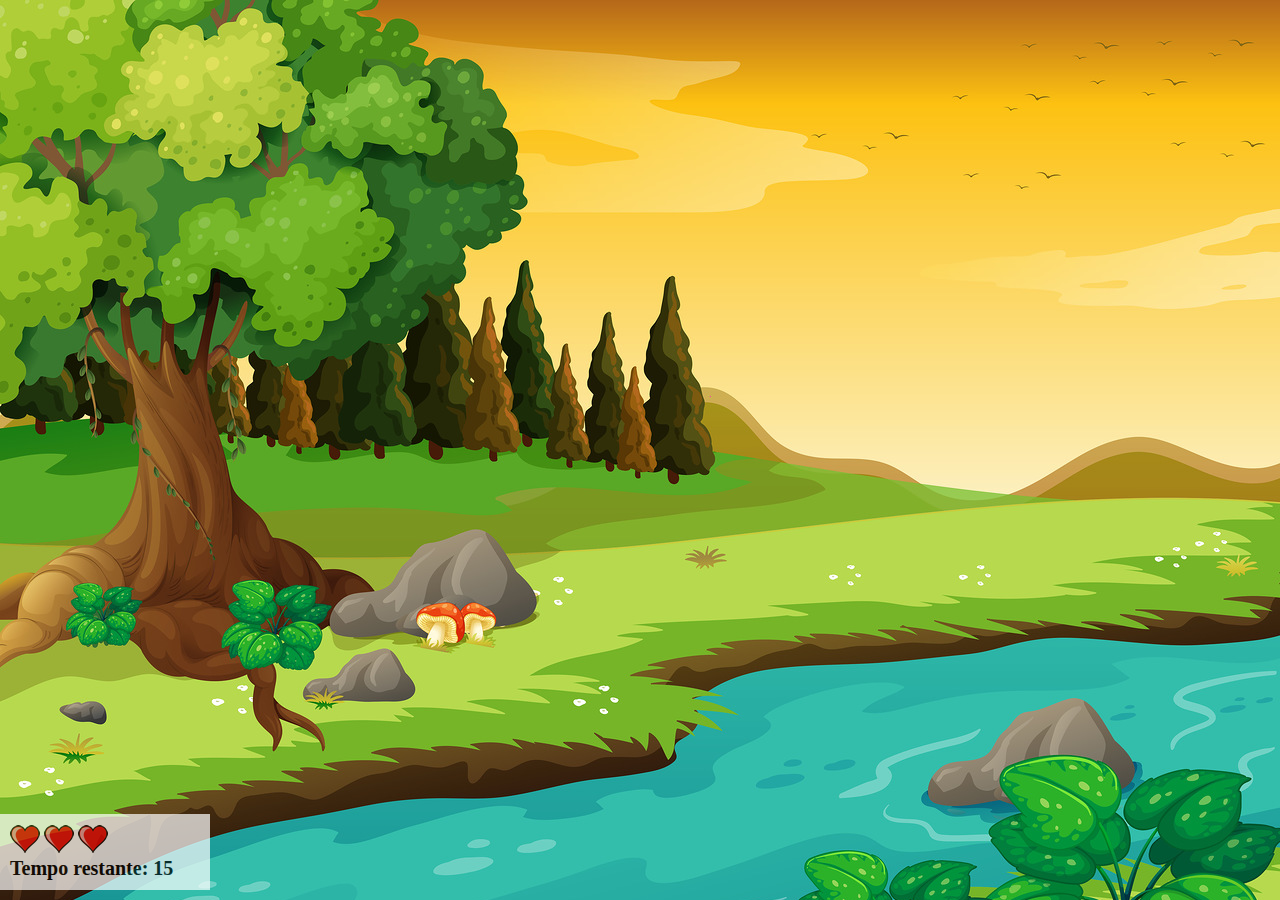
<file: app.html>
<!DOCTYPE html>
<html>
	<head>
		<meta charset="utf-8">
		<meta name="viewport" content="width=device-width, initial-scale=1">
		<title></title>
		<script src="jogo.js"></script>
		<link rel="stylesheet" type="text/css" href="estilo.css">
	</head>
	<body onresize="ajustaTamanhoPalcoJogo()">

		<div class="painel">
			<div class="vidas">
				<img id="v1" src="imagens/coracao_cheio.png">
				<img id="v2" src="imagens/coracao_cheio.png">
				<img id="v3" src="imagens/coracao_cheio.png">
			</div>

			<div class="cronometro">
				 Tempo restante: <span id="cronometro"></span>
				
			</div>
		</div>

		<script >

			document.getElementById('cronometro').innerHTML = tempo

			var criaMosquito = setInterval(function() {
				posicaoRandomica()	
			},criaMosquitoTempo)
		</script>
	</body>
</html>
</file>
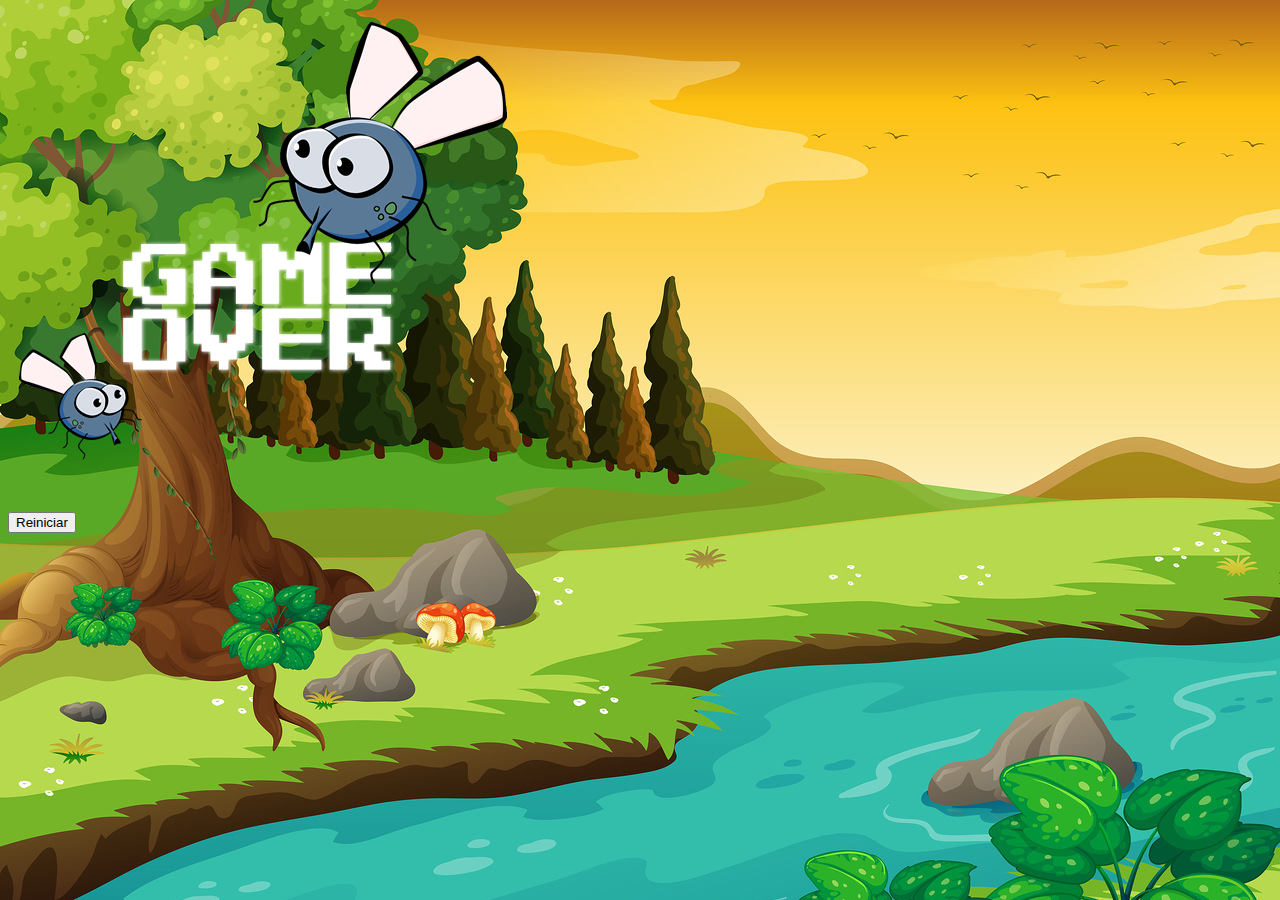
<file: fim_de_jogo.html>
<!DOCTYPE html>
	<html>
	<head>
		<meta charset="utf-8">
		<meta name="viewport" content="width=device-width, initial-scale=1">
		<title>fim de jogo</title>
		<link rel="stylesheet" href="https://cdn.jsdelivr.net/npm/bootstrap@4.6.2/dist/css/bootstrap.min.css" integrity="sha384-xOolHFLEh07PJGoPkLv1IbcEPTNtaed2xpHsD9ESMhqIYd0nLMwNLD69Npy4HI+N" crossorigin="anonymous">

		<link rel="stylesheet" type="text/css" href="estilo.css">
	</head>
	<body>
		<div class="container">
			<div class="row">
				<div class="col">
					<div class="d-flex justify-content-center">
						<img src="imagens/game_over.png">
					</div>	
				</div>
			</div>


			<div class="row">
				<div class="col">
					<div class="d-flex justify-content-center">
						<button type="button" class="btn btn-dark btn-lg" onclick="window.location.href = 'index.html'" >Reiniciar</button>
					</div>	
				</div>
			</div>
		</div>
	</body>
</html>
</file>
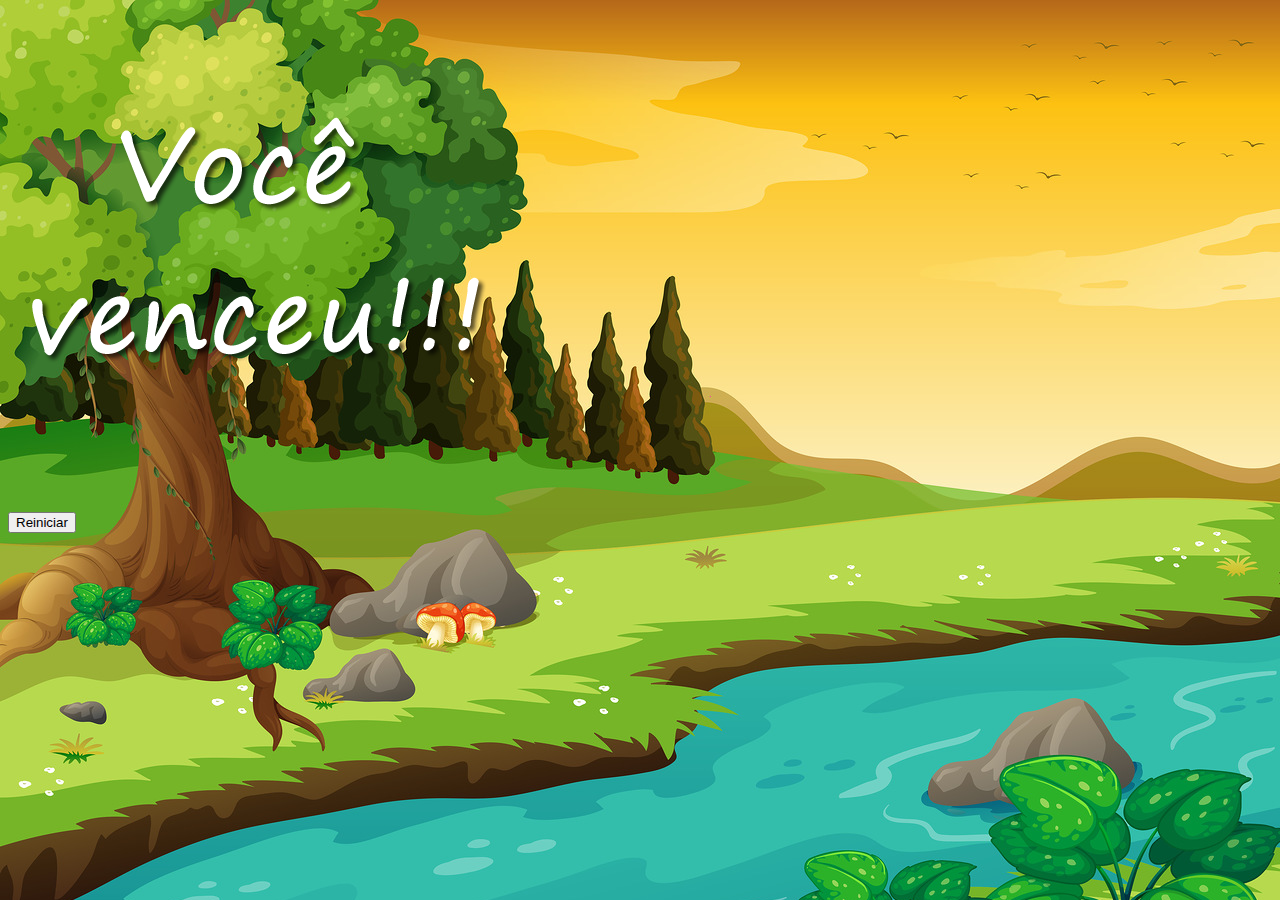
<file: vitoria.html>
<!DOCTYPE html>
	<html>
	<head>
		<meta charset="utf-8">
		<meta name="viewport" content="width=device-width, initial-scale=1">
		<title>fim de jogo</title>
		<link rel="stylesheet" href="https://cdn.jsdelivr.net/npm/bootstrap@4.6.2/dist/css/bootstrap.min.css" integrity="sha384-xOolHFLEh07PJGoPkLv1IbcEPTNtaed2xpHsD9ESMhqIYd0nLMwNLD69Npy4HI+N" crossorigin="anonymous">

		<link rel="stylesheet" type="text/css" href="estilo.css">
	</head>
	<body>
		<div class="container">
			<div class="row">
				<div class="col">
					<div class="d-flex justify-content-center">
						<img src="imagens/vitoria.png">
					</div>	
				</div>
			</div>


			<div class="row">
				<div class="col">
					<div class="d-flex justify-content-center">
						<button type="button" class="btn btn-dark btn-lg" onclick="window.location.href = 'index.html'" >Reiniciar</button>
					</div>	
				</div>
			</div>
		</div>
	</body>
</html>
</file>
<file: estilo.css>
html{
	cursor: url(imagens/mata_mosquito.png) 30 30, auto;
}

body{
	background: url(imagens/bg.jpg)no-repeat;


}

.info{
}


.mosquito1{
	width: 50px;
	height: 50px;
}

.mosquito2{
	width: 70px;
	height: 70px;
}

.mosquito3{
	width: 90px;
	height: 90px;
}

.ladoA{
	transform: scaleX(1);
}

.ladoB{
	transform: scaleX(-1);
}

.painel{
	position: absolute;
	width: 190px;
	padding: 10px;
	left: 0px;
	bottom: 10px;
	border-top: solid 1px #fff;
	background-color: #fff;
	opacity: 0.7;
}

.vidas{
	float: left;
}

.cronometro{
	float: left;
	font-size: 20px;
	font-weight: bold;
}
</file>
